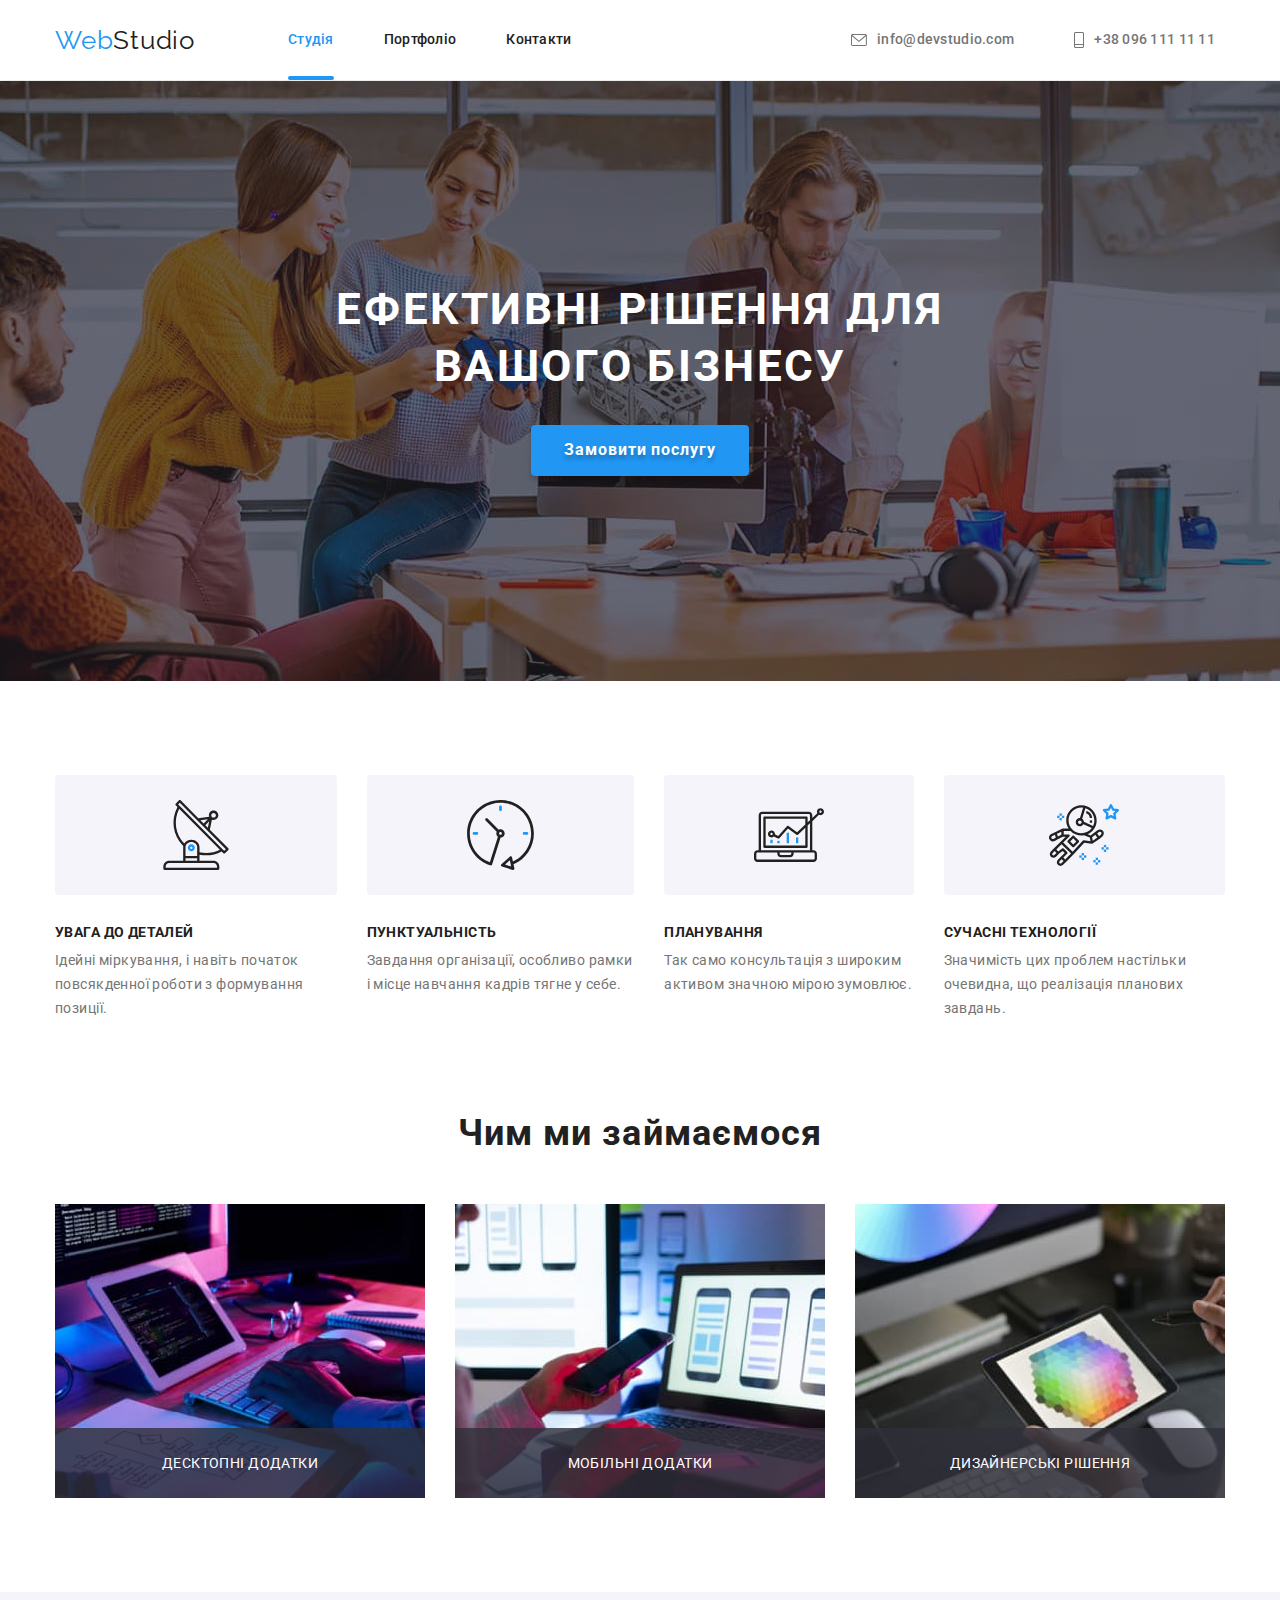
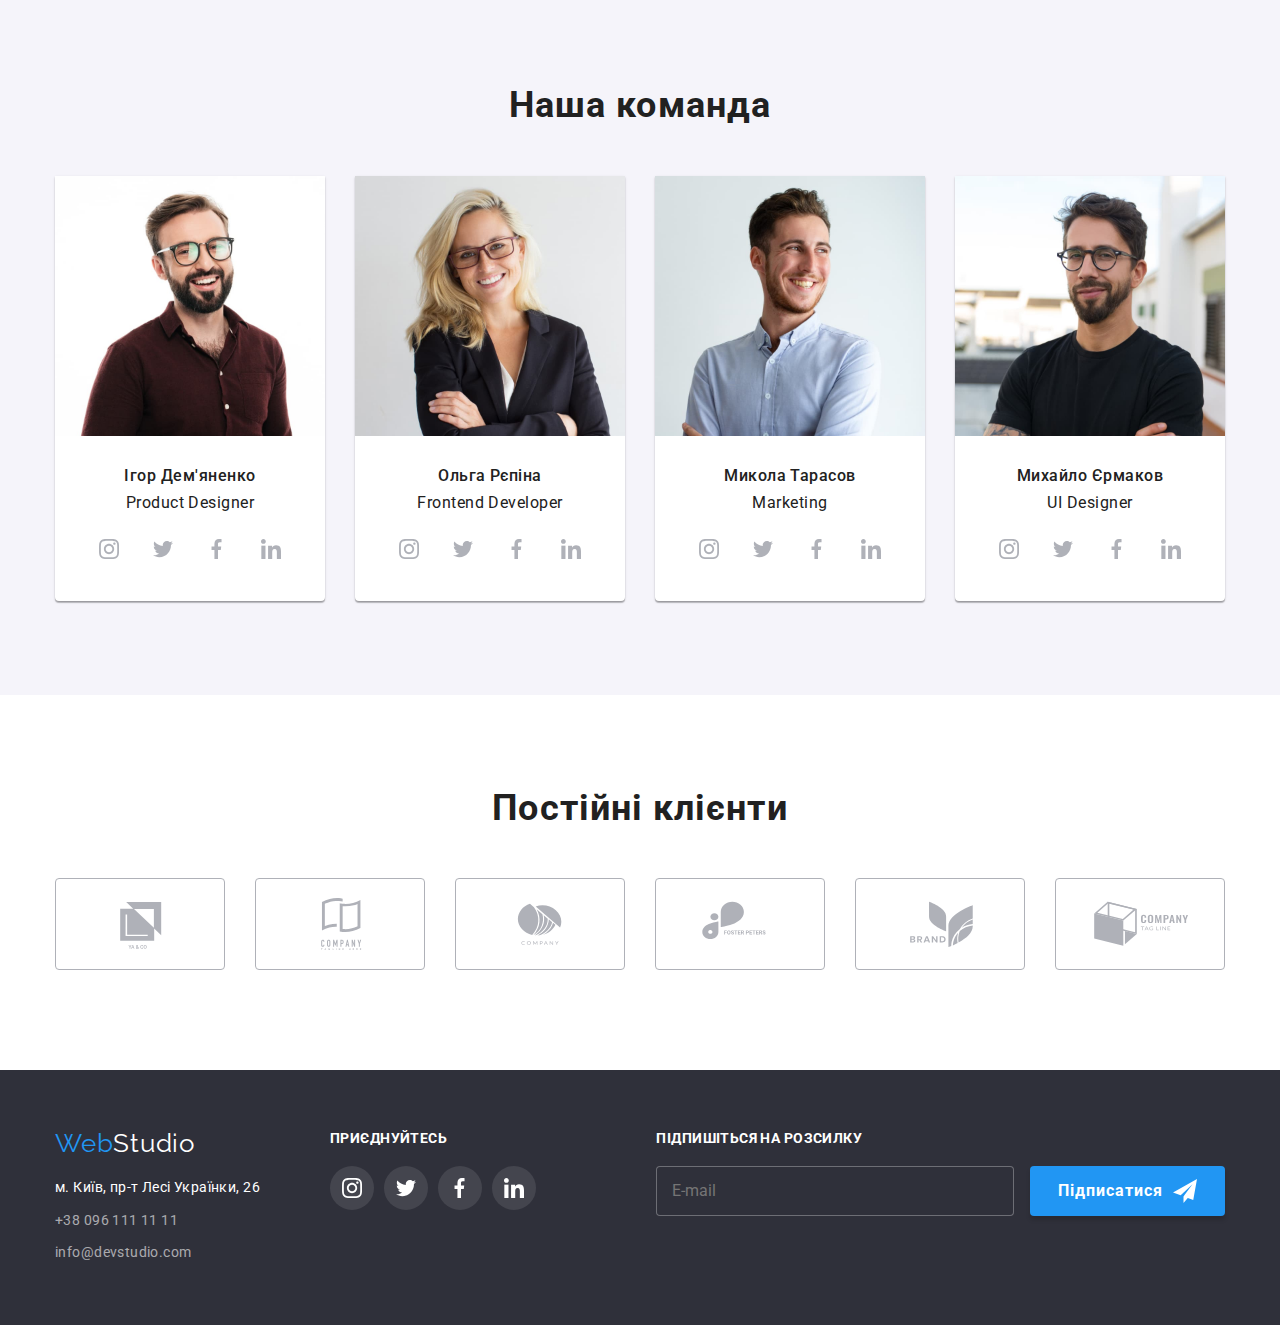
<file: index.html>
<!DOCTYPE html>
<html lang="uk">
  <head>
    <meta charset="UTF-8">
    <meta http-equiv="X-UA-Compatible" content="IE=edge">
    <meta name="viewport" content="width=device-width, initial-scale=1.0">
    <link rel="preconnect" href="https://fonts.googleapis.com">
    <link rel="preconnect" href="https://fonts.gstatic.com" crossorigin>
    <link href="https://fonts.googleapis.com/css2?family=Roboto:wght@400;500;700;900&display=swap" rel="stylesheet">
    <link rel="preconnect" href="https://fonts.googleapis.com">
    <link rel="preconnect" href="https://fonts.gstatic.com" crossorigin>
    <link href="https://fonts.googleapis.com/css2?family=Raleway:wght@700&display=swap" rel="stylesheet">
    <link rel="stylesheet" href="https://cdnjs.cloudflare.com/ajax/libs/modern-normalize/1.1.0/modern-normalize.min.css">
    <link rel="stylesheet" href="./css/styles.css">
    <title>Домашнє завдання</title>
  </head>

  <body>

<!--ШАПКА САЙТУ-->

    <header class="header">
      <div class="container header-nav">
        <a href="/" class="logo-top"><span class="logo-top-blue">Web</span>Studio</a>
        <nav>
          <ul class="header-menu">
            <li class="header-item"><a href="./index.html" class="menu-link current">Студія</a></li>
            <li class="header-item"><a href="./portfolio.html" class="menu-link">Портфоліо</a></li>
            <li class="header-item"><a href="#" class="menu-link">Контакти</a></li>
          </ul>
        </nav>
        <ul class="header-contact">
          <li class="header-item">
            <a href="mailto:info@devstudio.com" class="contact-link icon-mail">
              <svg width="16" height="12" class="icon-mail">
                <use href="./images/icons/icons.svg#mail"></use>
              </svg>info@devstudio.com</a>
          </li>
          <li class="header-item">
            <a href="tel:+380961111111" class="contact-link icon-tel">
              <svg width="10" height="16" class="icon-tel">
                <use href="./images/icons/icons.svg#tel"></use>
              </svg>+38 096 111 11 11</a>
          </li>
        </ul>
      </div>
    </header>

    <main>

<!--БЛОК ГЕРОЙ-->

      <section class="hero">
        <h1 class="hero-title">
          Ефективні рішення для <br />
          вашого бізнесу
        </h1>
        <button type="button" data-modal-open class="btn">Замовити послугу</button>
      </section>

<!--ІНФОРМАЦІЙНИЙ БЛОК-->

      <section class="info">
        <div class="container">
          <h2 class="visually-hidden">Інформація</h2>
          <ul class="info-list">
            <li class="info-item icon-antena">
              <h3 class="info-title">УВАГА ДО ДЕТАЛЕЙ</h3>
              <p>Ідейні міркування, і навіть початок повсякденної роботи з формування позиції.</p>
            </li>
            <li class="info-item icon-clock">
              <h3 class="info-title">ПУНКТУАЛЬНІСТЬ</h3>
              <p>Завдання організації, особливо рамки і місце навчання кадрів тягне у себе.</p>
            </li>
            <li class="info-item icon-diagram">
              <h3 class="info-title">ПЛАНУВАННЯ</h3>
              <p>Так само консультація з широким активом значною мірою зумовлює.</p>
            </li>
            <li class="info-item icon-astronaut">
              <h3 class="info-title">СУЧАСНІ ТЕХНОЛОГІЇ</h3>
              <p>Значимість цих проблем настільки очевидна, що реалізація планових завдань.</p>
            </li>
          </ul>
        </div>
      </section>

<!-- ЧИМ ЗАЙМАЄМОСЯ-->

      <section class="what-dowedo section">
        <div class="container">
          <h2 class="what-dowedo-title">Чим ми займаємося</h2>
          <ul class="what-dowedo-list">
            <li class="what-dowedo-item">
              <img src="./images/what_dowedo_img_1.jpg" alt="фото компютера" width="370" height="294">
              <p class="what-dowedo-descript">Десктопні додатки</p>
            </li>
            <li class="what-dowedo-item">
              <img src="./images/what_dowedo_img_2.jpg" alt="фото компютера" width="370" height="294">
              <p class="what-dowedo-descript">Мобільні додатки</p>
            </li>
            <li class="what-dowedo-item">
              <img src="./images/what_dowedo_img_3.jpg" alt="фото планшета" width="370" height="294">
              <p class="what-dowedo-descript">Дизайнерські рішення</p>
            </li>
          </ul>
        </div>
      </section>

<!-- НАША КОМАНДА-->

      <section class="team section">
        <div class="container">
          <h2 class="team-title">Наша команда</h2>
          <ul class="team-list">
            <li class="team-item">
              <img src="./images/team_img_1.jpg" alt="фото Ігора Дем'яненка" width="270" height="260" >
              <div class="team-descript">
                <h3 class="team-item-title">Ігор Дем'яненко</h3>
                <p>Product Designer</p>

                <!-- Кнопки соц.мережі -->

                <ul class="social">
                  <li class="social-item">
                    <a href="#" class="social-btn">
                      <svg width="44" height="44" class="button-icon">
                        <use href="./images/icons/icons.svg#instagram"></use>
                      </svg>
                    </a>
                  </li>
                  <li class="social-item">
                    <a href="#" class="social-btn">
                      <svg width="44" height="44" class="button-icon">
                        <use href="./images/icons/icons.svg#twitter"></use>
                      </svg>
                    </a>
                  </li>
                  <li class="social-item">
                    <a href="#" class="social-btn">
                      <svg width="44" height="44" class="button-icon">
                        <use href="./images/icons/icons.svg#facebook"></use>
                      </svg>
                    </a>
                  </li>
                  <li class="social-item">
                    <a href="#" class="social-btn">
                      <svg width="44" height="44" class="button-icon">
                        <use href="./images/icons/icons.svg#linkedin"></use>
                      </svg>
                    </a>
                  </li>
                </ul>
              </div>
            </li>
            <li class="team-item">
              <img src="./images/team_img_2.jpg" alt="фото Ольги Рєпіної" width="270" height="260">
              <div class="team-descript">
                <h3 class="team-item-title">Ольга Рєпіна</h3>
                <p>Frontend Developer</p>

                <!-- Кнопки соц.мережі -->

                <ul class="social">
                  <li class="social-item">
                    <a href="#" class="social-btn">
                      <svg width="44" height="44" class="button-icon">
                        <use href="./images/icons/icons.svg#instagram"></use>
                      </svg>
                    </a>
                  </li>
                  <li class="social-item">
                    <a href="#" class="social-btn">
                      <svg width="44" height="44" class="button-icon">
                        <use href="./images/icons/icons.svg#twitter"></use>
                      </svg>
                    </a>
                  </li>
                  <li class="social-item">
                    <a href="#" class="social-btn">
                      <svg width="44" height="44" class="button-icon">
                        <use href="./images/icons/icons.svg#facebook"></use>
                      </svg>
                    </a>
                  </li>
                  <li class="social-item">
                    <a href="#" class="social-btn">
                      <svg width="44" height="44" class="button-icon">
                        <use href="./images/icons/icons.svg#linkedin"></use>
                      </svg>
                    </a>
                  </li>
                </ul>
              </div>
            </li>
            <li class="team-item">
              <img src="./images/team_img_3.jpg" alt="фото Миколи Тарасова" width="270" height="260">
              <div class="team-descript">
                <h3 class="team-item-title">Микола Тарасов</h3>
                <p>Marketing</p>

                <!-- Кнопки соц.мережі -->

                <ul class="social">
                  <li class="social-item">
                    <a href="#" class="social-btn">
                      <svg width="44" height="44" class="button-icon">
                        <use href="./images/icons/icons.svg#instagram"></use>
                      </svg>
                    </a>
                  </li>
                  <li class="social-item">
                    <a href="#" class="social-btn">
                      <svg width="44" height="44" class="button-icon">
                        <use href="./images/icons/icons.svg#twitter"></use>
                      </svg>
                    </a>
                  </li>
                  <li class="social-item">
                    <a href="#" class="social-btn">
                      <svg width="44" height="44" class="button-icon">
                        <use href="./images/icons/icons.svg#facebook"></use>
                      </svg>
                    </a>
                  </li>
                  <li class="social-item">
                    <a href="#" class="social-btn">
                      <svg width="44" height="44" class="button-icon">
                        <use href="./images/icons/icons.svg#linkedin"></use>
                      </svg>
                    </a>
                  </li>
                </ul>
              </div>
            </li>
            <li class="team-item">
              <img src="./images/team_img_4.jpg" alt="фото Михайла Єрмакова" width="270" height="260">
              <div class="team-descript">
                <h3 class="team-item-title">Михайло Єрмаков</h3>
                <p>UI Designer</p>

                <!-- Кнопки соц.мережі -->

                <ul class="social">
                  <li class="social-item">
                    <a href="#" class="social-btn">
                      <svg width="44" height="44" class="button-icon">
                        <use href="./images/icons/icons.svg#instagram"></use>
                      </svg>
                    </a>
                  </li>
                  <li class="social-item">
                    <a href="#" class="social-btn">
                      <svg width="44" height="44" class="button-icon">
                        <use href="./images/icons/icons.svg#twitter"></use>
                      </svg>
                    </a>
                  </li>
                  <li class="social-item">
                    <a href="#" class="social-btn">
                      <svg class="button-icon">
                        <use href="./images/icons/icons.svg#facebook"></use>
                      </svg>
                    </a>
                  </li>
                  <li class="social-item">
                    <a href="#" class="social-btn">
                      <svg width="44" height="44" class="button-icon">
                        <use href="./images/icons/icons.svg#linkedin"></use>
                      </svg>
                    </a>
                  </li>
                </ul>
              </div>
            </li>
          </ul>
        </div>
      </section>

      <!-- ПОСТІЙНІ КЛІЄНТИ-->

      <section class="clients section">
        <div class="container">
          <h2 class="clients-title">Постійні клієнти</h2>
          <ul class="clients-list">
            <li class="clients-item">
              <a class="clients-btn">
                <svg width="170" height="92" class="clients-icon">
                  <use href="./images/icons/icons.svg#Client-1"></use>
                </svg>
              </a>
            </li>
            <li class="clients-item">
              <a class="clients-btn">
                <svg width="170" height="92" class="clients-icon">
                  <use href="./images/icons/icons.svg#Client-2"></use>
                </svg>
              </a>
            </li>
            <li class="clients-item">
              <a class="clients-btn">
                <svg width="170" height="92" class="clients-icon">
                  <use href="./images/icons/icons.svg#Client-3"></use>
                </svg>
              </a>
            </li>
            <li class="clients-item">
              <a class="clients-btn">
                <svg width="170" height="92" class="clients-icon">
                  <use href="./images/icons/icons.svg#Client-4"></use>
                </svg>
              </a>
            </li>
            <li class="clients-item">
              <a class="clients-btn">
                <svg width="170" height="92" class="clients-icon">
                  <use href="./images/icons/icons.svg#Client-5"></use>
                </svg>
              </a>
            </li>
            <li class="clients-item">
              <a class="clients-btn">
                <svg width="170" height="92" class="clients-icon">
                  <use href="./images/icons/icons.svg#Client-6"></use>
                </svg>
              </a>
            </li>
          </ul>
        </div>
      </section>
    </main>

    <!--ПІДВАЛ-->

    <footer class="footer">
      <div class="container footer-nav">
        <div class="footer-adres">
          <a href="/" class="logo-footer"><span class="logo-footer-blue">Web</span>Studio</a>
          <address>
            <ul class="footer-contacts">
              <li class="footer-item">
                <a
                  href="https://goo.gl/maps/62NH4mXpDvtfNdRu7"
                  target="_blank"
                  rel="noreferrer noopener nofollow"
                  >м. Київ, пр-т Лесі Українки, 26</a
                >
              </li>
              <li class="footer-item">
                <a class="footer-link" href="tel:+380961111111">+38 096 111 11 11</a>
              </li>
              <li class="footer-item">
                <a class="footer-link" href="mailto:info@devstudio.com">info@devstudio.com</a>
              </li>
            </ul>
          </address>
        </div>

        <!-- Кнопки соц.мережі футера -->

        <div class="footer-social">
          <h2 class="footer-social-title">приєднуйтесь</h2>
          <ul class="footer-social-list">
            <li class="footer-social-item">
              <a href="#" class="footer-social-link">
                <svg width="44" height="44" class="footer-icon">
                  <use href="./images/icons/icons.svg#instagram"></use>
                </svg>
              </a>
            </li>
            <li class="footer-social-item">
              <a href="#" class="footer-social-link">
                <svg width="44" height="44" class="footer-icon">
                  <use href="./images/icons/icons.svg#twitter"></use>
                </svg>
              </a>
            </li>
            <li class="footer-social-item">
              <a href="#" class="footer-social-link">
                <svg width="44" height="44" class="footer-icon">
                  <use href="./images/icons/icons.svg#facebook"></use>
                </svg>
              </a>
            </li>
            <li class="footer-social-item">
              <a href="#" class="footer-social-link">
                <svg width="44" height="44" class="footer-icon">
                  <use href="./images/icons/icons.svg#linkedin"></use>
                </svg>
              </a>
            </li>
          </ul>
        </div>

        <!-- Підписка на розсилку -->

        <div class="subscript">
          <h3 class="subscript-title">Підпишіться на розсилку</h3>
          <input
            type="email"
            class="subscript-form"
            name="mail"
            class="mail"
            placeholder="E-mail"
          />
          <button type="submit" class="subscript-btn">Підписатися
             <svg width="24" height="24" class="subscript-icon">
                  <use href="./images/icons/icons.svg#icon-send"></use>
                </svg>
          </button>
        </div>
      </div>
    </footer>

    <!-- модальне вікно -->

    <div class="backdrop is-hidden" data-modal>
      <div class="modal">
        <button class="modal-close" data-modal-close>
          <svg width="13" height="13" class="close-icon">
            <use href="./images/icons/icons.svg#close"></use>
          </svg>
        </button>
        <form class="form" autocomplete="off">
          <p class="modal-title">Залиште свої дані, ми вам передзвонимо</p>      
            <div class="form-callback">
              <input type="text" class="form-input" name="user-name" id="name" />
              <label for="name" class="form-label">Ім'я</label>
              <svg width="18" height="18" class="form-icon">
                <use href="./images/icons/icons.svg#person"></use>
              </svg>
            </div>           
            <div class="form-callback">
              <input type="tel" class="form-input" name="user-tel" id="tel" />
              <label for="tel" class="form-label">Телефон</label>
              <svg width="18" height="18" class="form-icon">
                <use href="./images/icons/icons.svg#phone"></use>
              </svg>
            </div>
            <div class="form-callback">
              <input type="email" class="form-input" name="user-mail" id="mail"/>
              <label for="mail" class="form-label">Пошта</label>
              <svg width="18" height="18" class="form-icon">
                <use href="./images/icons/icons.svg#email"></use>
              </svg>
            </div>           
            <div class="form-callback">
              <textarea name="user-comments" class="form-input" id="comments" cols="6" rows="5" placeholder="Введіть текст"></textarea>
              <label for="comments" class="form-label">Коментар</label>
            </div>           
            <div class="form-callback">              
              <label class="police-text">
              <input type="checkbox" class="police-input" name="user-police" />      
              <svg width="16" height="15" class="police-icon">
                <use href="./images/icons/icons.svg#icon-check"></use>
              </svg>
                <p>Погоджуюся з розсилкою та приймаю <a class="police-link" href="#">Умови договору</a></p>
              </label>              
            </div>
          
          <button type="submit" class="modal-btn">Відправити</button>
        </form>
      </div>
    </div>

    <!-- Scripts для сайта -->

    <script src="./js/modal.js"></script>
  </body>
</html>
</file>
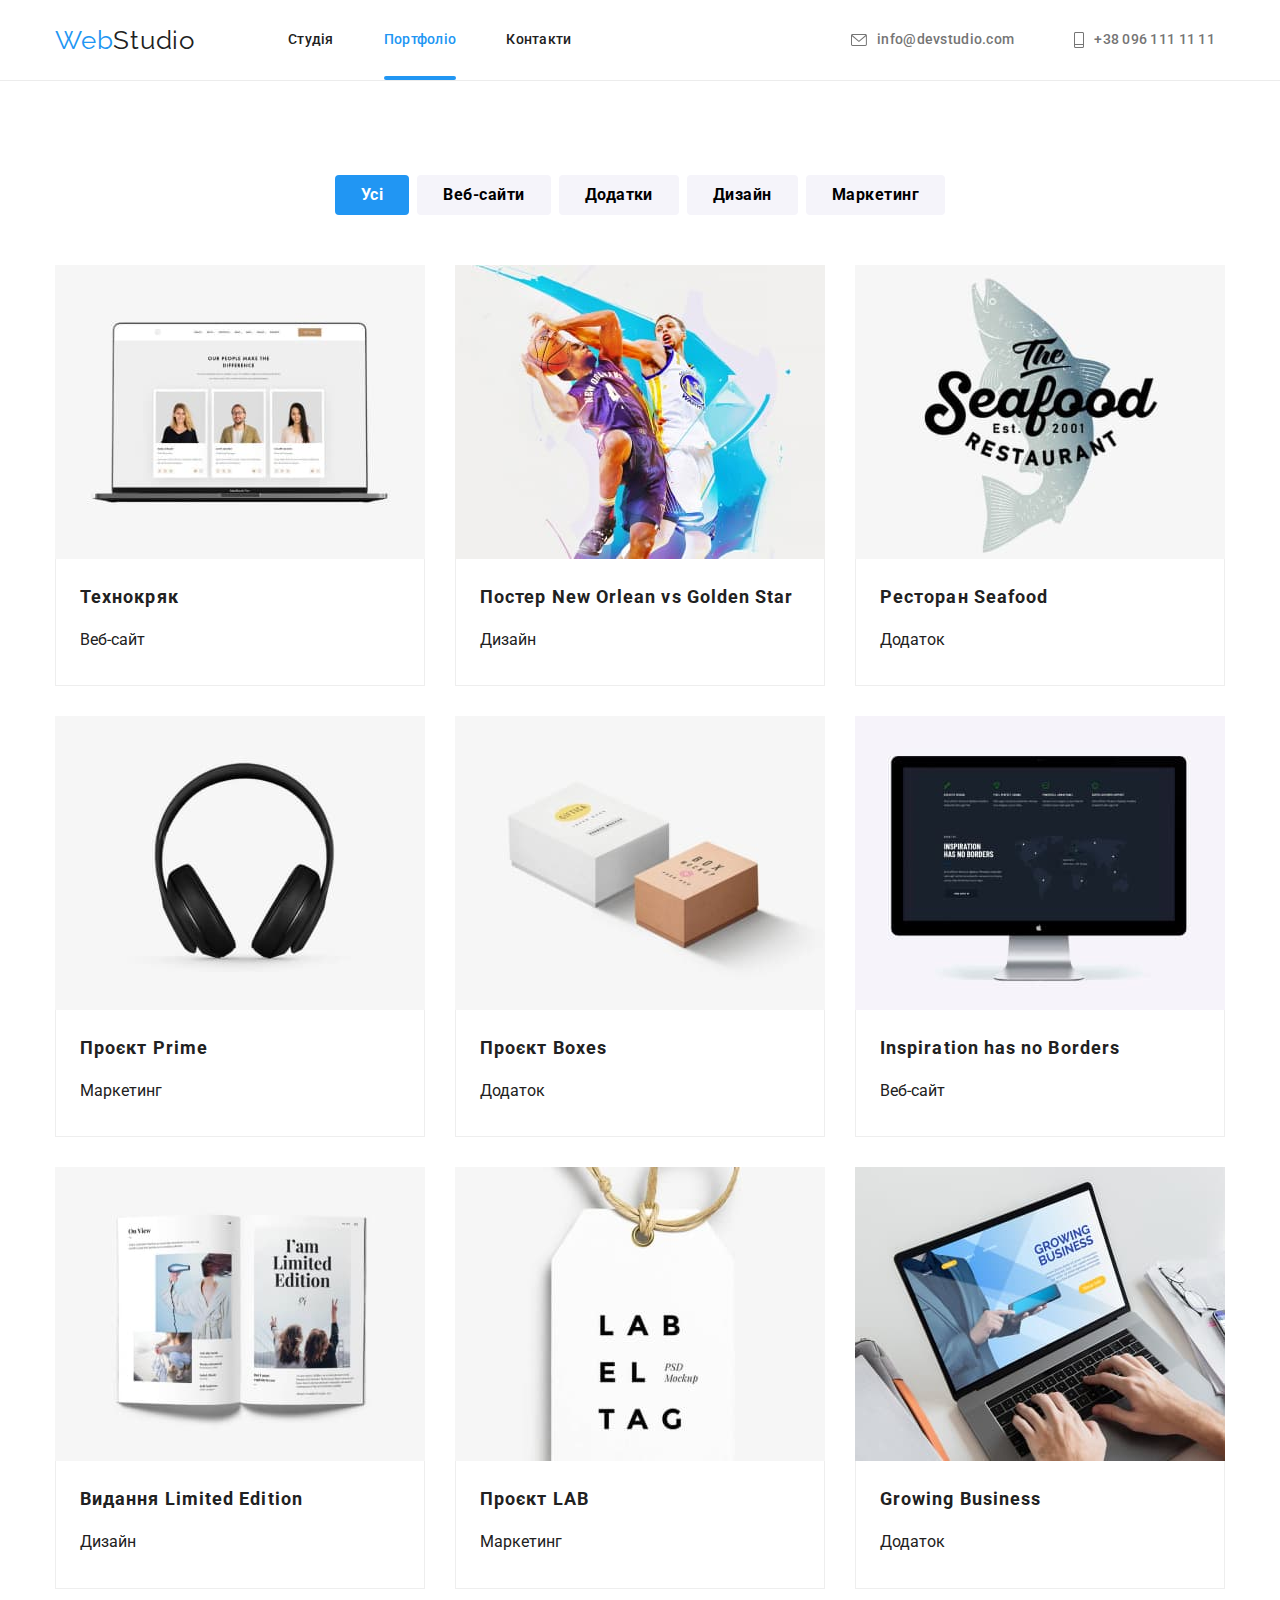
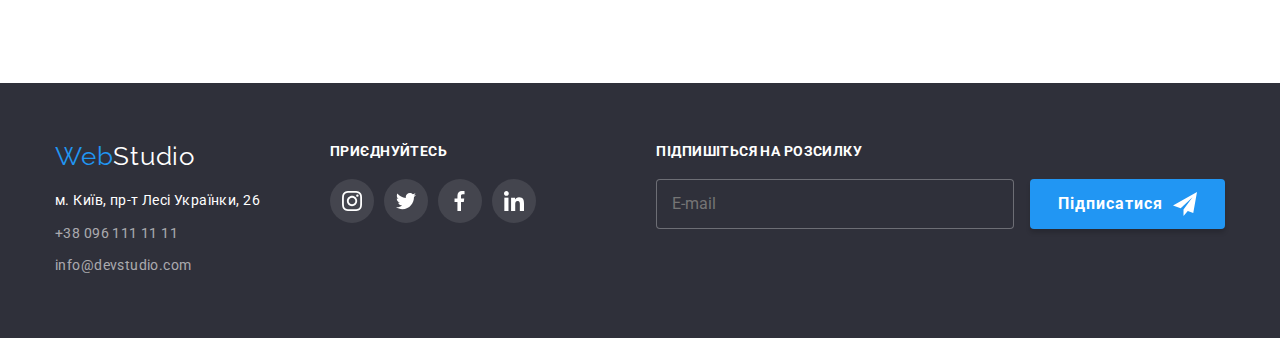
<file: portfolio.html>
<!DOCTYPE html>
<html lang="uk">
  <head>
    <meta charset="UTF-8">
    <meta http-equiv="X-UA-Compatible" content="IE=edge">
    <meta name="viewport" content="width=device-width, initial-scale=1.0">
    <link rel="preconnect" href="https://fonts.googleapis.com">
    <link rel="preconnect" href="https://fonts.gstatic.com" crossorigin>
    <link href="https://fonts.googleapis.com/css2?family=Roboto:wght@400;500;700;900&display=swap" rel="stylesheet">
    <link rel="preconnect" href="https://fonts.googleapis.com">
    <link rel="preconnect" href="https://fonts.gstatic.com" crossorigin>
    <link href="https://fonts.googleapis.com/css2?family=Raleway:wght@700&display=swap" rel="stylesheet">
    <link rel="stylesheet" href="https://cdnjs.cloudflare.com/ajax/libs/modern-normalize/1.0.0/modern-normalize.min.css">
    <link rel="stylesheet" href="./css/styles.css">
    <title>Домашнє завдання</title>
  </head>
  <body>

<!--ШАПКА САЙТУ-->

      <header class="header"> 
      <div class="container header-nav">   
        <a href="/" class="logo-top"><span class="logo-top-blue">Web</span>Studio</a>
      <nav>
        <ul class="header-menu">
          <li class="header-item"><a href="./index.html" class="menu-link">Студія</a></li>
          <li class="header-item"><a href="./portfolio.html" class="menu-link current">Портфоліо</a></li>
          <li class="header-item"><a href="#" class="menu-link">Контакти</a></li>
        </ul>
      </nav>
      <ul class="header-contact">       
        <li class="header-item"><a href="mailto:info@devstudio.com" class="contact-link icon-mail">
          <svg width="16" height="12" class="icon-mail">
            <use href="./images/icons/icons.svg#mail"></use>
          </svg>
          info@devstudio.com</a></li>
        <li class="header-item"><a href="tel:+380961111111" class="contact-link icon-tel">
         <svg width="10" height="16" class="icon-tel">
            <use href="./images/icons/icons.svg#tel"></use>
          </svg> 
          +38 096 111 11 11</a></li>
      </ul>
      </div>
    </header>

    <main>
     
<!-- ПОРТФОЛІО -->

      <section class="portfolio section">
        <div class="container">
         
          <!-- МЕНЮ ПОРТФОЛІО -->

          <h1 class="visually-hidden">Меню портфоліо</h1>
          <ul class="portfolio-list">
            <li class="portfolio-item">
              <button autofocus type="button" class="portfolio-btn">Усі</button>
            </li>
            <li class="portfolio-item">
              <button type="button" class="portfolio-btn">Веб-сайти</button>
            </li>
            <li class="portfolio-item">
              <button type="button" class="portfolio-btn">Додатки</button>
            </li>
            <li class="portfolio-item">
              <button type="button" class="portfolio-btn">Дизайн</button>
            </li>
            <li class="portfolio-item">
              <button type="button" class="portfolio-btn">Маркетинг</button>
            </li>
          </ul>

<!-- НАШІ РОБОТИ -->

          <ul class="portfolio-work-list">
                        
            <li class="portfolio-work-item">
              <a href="#">
                <div class="work-item-img">
                  <img src="./images/portfolio_img_1.jpg" alt="фото компютера" width="370" height="294">
                 <div class="item-img-overlay">
                  <div class="work-item-text">
                    <p>
                      Ресурс пропонує комплексні пропозиції з різним рівнем функціоналу та сервісів.
                      Все це дозволить відвідувачу отримати вичерпні відомості про компанію чи
                      приватну особу.
                    </p>
                  </div>
                </div>
                 </div>
                <div class="portfolio-descript">
                  <h3 class="portfolio-item-title">Технокряк</h3>
                  <p>Веб-сайт</p>
                </div>
              </a>
            </li>

              <li class="portfolio-work-item">
              <a href="#">
                <div class="work-item-img">
                  <img src="./images/portfolio_img_2.jpg" alt="фото баскетболістів" width="370" height="294">
                <div class="item-img-overlay">
                  <div class="work-item-text">
                    <p>
                      Ресурс пропонує комплексні пропозиції з різним рівнем функціоналу та сервісів.
                      Все це дозволить відвідувачу отримати вичерпні відомості про компанію чи
                      приватну особу.
                    </p>
                  </div>
                </div>
                 </div>
                <div class="portfolio-descript">
                  <h3 class="portfolio-item-title">Постер New Orlean vs Golden Star</h3>
                  <p>Дизайн</p>
                </div>
              </a>
            </li>

             <li class="portfolio-work-item">
              <a href="#">
                <div class="work-item-img">
                <img src="./images/portfolio_img_3.jpg" alt="логотип ресторану" width="370" height="294">
                <div class="item-img-overlay">
                  <div class="work-item-text">
                    <p>
                      Ресурс пропонує комплексні пропозиції з різним рівнем функціоналу та сервісів.
                      Все це дозволить відвідувачу отримати вичерпні відомості про компанію чи
                      приватну особу.
                    </p>
                  </div>
                </div>
                 </div>
                <div class="portfolio-descript">
                  <h3 class="portfolio-item-title">Ресторан Seafood</h3>
                  <p>Додаток</p>
                </div>
              </a>
            </li>

            <li class="portfolio-work-item">
              <a href="#">
                <div class="work-item-img">
                <img src="./images/portfolio_img_4.jpg" alt="навушникі" width="370" height="294">
                <div class="item-img-overlay">
                  <div class="work-item-text">
                    <p>
                      Ресурс пропонує комплексні пропозиції з різним рівнем функціоналу та сервісів.
                      Все це дозволить відвідувачу отримати вичерпні відомості про компанію чи
                      приватну особу.
                    </p>
                  </div>
                </div>
                 </div>
                <div class="portfolio-descript">
                  <h3 class="portfolio-item-title">Проєкт Prime</h3>
                  <p>Маркетинг</p>
                </div>
              </a>
            </li>

             <li class="portfolio-work-item">
              <a href="#">
                <div class="work-item-img">
                <img src="./images/portfolio_img_5.jpg" alt="фото коробок" width="370" height="294">
                <div class="item-img-overlay">
                  <div class="work-item-text">
                    <p>
                      Ресурс пропонує комплексні пропозиції з різним рівнем функціоналу та сервісів.
                      Все це дозволить відвідувачу отримати вичерпні відомості про компанію чи
                      приватну особу.
                    </p>
                  </div>
                </div>
                 </div>
                <div class="portfolio-descript">
                  <h3 class="portfolio-item-title">Проєкт Boxes</h3>
                  <p>Додаток</p>
                </div>
              </a>
            </li>

             <li class="portfolio-work-item">
              <a href="#">
                <div class="work-item-img">
                <img src="./images/portfolio_img_6.jpg" alt="монітор" width="370" height="294">
                <div class="item-img-overlay">
                  <div class="work-item-text">
                    <p>
                      Ресурс пропонує комплексні пропозиції з різним рівнем функціоналу та сервісів.
                      Все це дозволить відвідувачу отримати вичерпні відомості про компанію чи
                      приватну особу.
                    </p>
                  </div>
                </div>
                 </div>
                <div class="portfolio-descript">
                  <h3 class="portfolio-item-title">Inspiration has no Borders</h3>
                  <p>Веб-сайт</p>
                </div>
              </a>
            </li>

             <li class="portfolio-work-item">
              <a href="#">
                <div class="work-item-img">
                <img src="./images/portfolio_img_7.jpg" alt="фото книгі" width="370" height="294">
                <div class="item-img-overlay">
                  <div class="work-item-text">
                    <p>
                      Ресурс пропонує комплексні пропозиції з різним рівнем функціоналу та сервісів.
                      Все це дозволить відвідувачу отримати вичерпні відомості про компанію чи
                      приватну особу.
                    </p>
                  </div>
                </div>
                 </div>
                <div class="portfolio-descript">
                  <h3 class="portfolio-item-title">Видання Limited Edition</h3>
                  <p>Дизайн</p>
                </div>
              </a>
            </li>

            <li class="portfolio-work-item">
              <a href="#">
                <div class="work-item-img">
                <img src="./images/portfolio_img_8.jpg" alt="фото цінника" width="370" height="294">
                <div class="item-img-overlay">
                  <div class="work-item-text">
                    <p>
                      Ресурс пропонує комплексні пропозиції з різним рівнем функціоналу та сервісів.
                      Все це дозволить відвідувачу отримати вичерпні відомості про компанію чи
                      приватну особу.
                    </p>
                  </div>
                </div>
                 </div>
                <div class="portfolio-descript">
                  <h3 class="portfolio-item-title">Проєкт LAB</h3>
                  <p>Маркетинг</p>
                </div>
              </a>
            </li>

            <li class="portfolio-work-item">
              <a href="#">
                <div class="work-item-img">
                <img src="./images/portfolio_img_9.jpg" alt="фото ноутбука" width="370" height="294">
                <div class="item-img-overlay">
                  <div class="work-item-text">
                    <p>
                      Ресурс пропонує комплексні пропозиції з різним рівнем функціоналу та сервісів.
                      Все це дозволить відвідувачу отримати вичерпні відомості про компанію чи
                      приватну особу.
                    </p>
                  </div>
                </div>
                 </div>
                <div class="portfolio-descript">
                  <h3 class="portfolio-item-title">Growing Business</h3>
                  <p>Додаток</p>
                </div>
              </a>
            </li>

          </ul>
        </div>
      </section>
    </main>

<!--ПІДВАЛ-->

    <footer class="footer">
      <div class="container footer-nav">
        <div class="footer-adres">
        <a href="/" class="logo-footer"><span class="logo-footer-blue">Web</span>Studio</a>
        <address>
        <ul class="footer-contacts">
          <li class="footer-item"><a href="https://goo.gl/maps/62NH4mXpDvtfNdRu7" target="_blank" rel="noreferrer noopener nofollow" >м. Київ, пр-т Лесі Українки, 26</a></li>
          <li class="footer-item"><a class="footer-link" href="tel:+380961111111">+38 096 111 11 11</a></li>
          <li class="footer-item"><a class="footer-link" href="mailto:info@devstudio.com">info@devstudio.com</a></li>
        </ul>    
      </address>  
      </div>     
      <div class="footer-social">
      <h2 class="footer-social-title">приєднуйтесь</h2>
      
      <!-- Кнопки соц.мережі футера --> 

      <ul class="footer-social-list">        
      <li class="footer-social-item">
        <a href="#" class="footer-social-link">
          <svg width="44" height="44" class="footer-icon">
            <use href="./images/icons/icons.svg#instagram"></use>
          </svg>
        </a>
      </li>
      <li class="footer-social-item">
        <a href="#" class="footer-social-link">
          <svg width="44" height="44" class="footer-icon">
             <use href="./images/icons/icons.svg#twitter"></use>
          </svg>
        </a>
      </li>
      <li class="footer-social-item">                   
        <a href="#" class="footer-social-link">
          <svg width="44" height="44" class="footer-icon">
            <use href="./images/icons/icons.svg#facebook"></use>
          </svg>
        </a>
      </li>
      <li class="footer-social-item">
        <a href="#" class="footer-social-link">
          <svg width="44" height="44" class="footer-icon">
            <use href="./images/icons/icons.svg#linkedin"></use>
          </svg>
        </a>
      </li>                                 
      </ul>
      </div>
       <!-- Підписка на розсилку -->
        <div class="subscript">
          <h3 class="subscript-title">Підпишіться на розсилку</h3>
          <input type="email" class="subscript-form" name="mail" class="mail" placeholder="E-mail">
          <button type="submit" class="subscript-btn">Підписатися
             <svg width="24" height="24" class="subscript-icon">
                  <use href="./images/icons/icons.svg#icon-send"></use>
                </svg>
          </button>
        </div> 
      </div>
    </footer>
    
  </body>
</html>
</file>
<file: css/styles.css>
:root {
  --primary-color-text: #212121;
  --blue-primary: #2196f3;
  --white-color-text: #ffffff;
  --dark-background-color: #2f303a;
  --default-color-icon: #afb1b8;
  --secondory-color-text: #757575;
  --timing-function: cubic-bezier(0.4, 0, 0.2, 1);
  --duration-function: 250ms;
}

/* Reset styles */

a {
  color: inherit;
  text-decoration: none;
  margin: 0;
}

img {
  display: block;
  width: 100%;
}

h1,
h2,
h3,
h4,
h5,
h6 {
  margin-top: 0;
  margin-bottom: 0;
}

ul,
li {
  list-style: none;
  padding: 0;
  margin: 0;
}

:focus,
:active {
  outline: none;
}

/* ОСНОВНІ СТИЛІ */

body {
  font-family: 'Roboto', sans-serif;
  font-style: normal;
  font-weight: 400;
  color: var(--primary-color-text);
  margin: 0;
}

.visually-hidden {
  position: absolute;
  white-space: nowrap;
  width: 1px;
  height: 1px;
  overflow: hidden;
  border: 0;
  padding: 0;
  clip: rect(0 0 0 0);
  clip-path: inset(50%);
  margin: -1px;
}

.current {
  color: var(--blue-primary);
}

.current::after {
  position: absolute;
  content: '';
  bottom: 0;
  left: 0;

  background-color: var(--blue-primary);
  width: 100%;
  height: 4px;
  border-radius: 4px;
}

/* СТИЛІ КОНТЕЙНЕРА */

.container {
  width: 1200px;
  padding-left: 15px;
  padding-right: 15px;
  margin: 0 auto;
}

/* СТИЛІ ШАПКИ САЙТУ */

.header {
  border-bottom: 1px solid #ececec;
}

.header-nav {
  display: flex;
  align-items: center;
}

.logo-top {
  font-family: 'Raleway';
  font-size: 26px;
  line-height: 1.1;
  letter-spacing: 0.03em;
}

.logo-top-blue {
  color: var(--blue-primary);
}

.header-menu {
  display: flex;
  margin-left: 93px;
}

.header-contact {
  display: flex;
  margin-left: auto;
  color: var(--secondory-color-text);
}

.header-item {
  position: relative;
}

.header-menu .header-item:not(:last-child),
.header-contact .header-item:not(:last-child) {
  margin-right: 50px;
}

.menu-link,
.contact-link {
  display: inline-flex;
  padding-top: 32px;
  padding-bottom: 32px;

  font-weight: 500;
  font-size: 14px;
  line-height: 1.1;
  letter-spacing: 0.02em;
  transition: color var(--duration-function) var(--timing-function);
}

.menu-link:hover,
.menu-link:focus,
.contact-link:hover,
.contact-link:focus {
  color: var(--blue-primary);
}

.icon-mail,
.icon-tel {
  display: flex;
  align-items: center;
  margin-right: 10px;
  fill: currentColor;
}

.icon-mail:hover,
.icon-tel:hover {
  fill: var(--blue-primary);
}

/* СТИЛІ ГОЛОВНОГО БЛОКА */

.hero {
  height: 600px;
  max-width: 1600px;
  background-image: linear-gradient(to right, rgba(47, 48, 58, 0.4), rgba(47, 48, 58, 0.4)),
    url('../images/hero_img.jpg');
  margin: 0 auto;
  padding-top: 200px;
  padding-bottom: 200px;
  text-align: center;
  background-color: var(--dark-background-color);

  background-repeat: no-repeat;
  background-position: center;
}

.hero-title {
  margin-bottom: 30px;
  color: var(--white-color-text);
  font-size: 44px;
  line-height: 1.3;
  letter-spacing: 0.06em;
  text-transform: uppercase;
}

.btn {
  display: inline-block;
  padding: 10px 32px;
  background-color: var(--blue-primary);
  box-shadow: 0px 4px 4px rgba(0, 0, 0, 0.15);
  border-radius: 4px;
  cursor: pointer;
  font-weight: 700;
  font-size: 16px;
  line-height: 1.8;
  letter-spacing: 0.06em;
  color: var(--white-color-text);
  text-shadow: 0px 4px 4px rgba(0, 0, 0, 0.25);
  border: 1px solid transparent;
}

.section {
  padding-top: 94px;
  padding-bottom: 94px;
}

/* СТИЛІ ІНФОРМАЦІЙНОГО БЛОКА */

.info-list {
  display: flex;
  align-items: stretch;
  justify-content: space-around;
  padding-top: 94px;
}

.info-list .info-item:not(:last-child) {
  margin-right: 30px;
}

.info-item::before {
  display: block;
  content: '';
  margin-bottom: 30px;
  padding-top: 25px;
  padding-bottom: 25px;
  height: 120px;
  background-repeat: no-repeat;
  background-position: center;
  background-color: #f5f4fa;
  border-radius: 4px;
}

.icon-antena::before {
  background-image: url(../images/icons/antena.svg);
}

.icon-clock::before {
  background-image: url(../images/icons/clock.svg);
}

.icon-diagram::before {
  background-image: url(../images/icons/diagram.svg);
}

.icon-astronaut::before {
  background-image: url(../images/icons/astronaut.svg);
}

.info-title {
  margin-bottom: 10px;
  font-size: 14px;
  line-height: 1;
  letter-spacing: 0.03em;
  text-transform: uppercase;
}

.info-list p {
  margin-top: 0;
  margin-bottom: 0;
  color: var(--secondory-color-text);
  font-size: 14px;
  line-height: 1.7;
  letter-spacing: 0.03em;
}

/* СТИЛІ ЧИМ ЗАЙМАЄМОСЯ */

.what-dowedo-list {
  display: flex;
  justify-content: space-between;
}

.what-dowedo-title {
  margin-bottom: 50px;
  font-size: 36px;
  line-height: 1.1;
  letter-spacing: 0.03em;
  text-align: center;
}

.what-dowedo-item {
  position: relative;
}

.what-dowedo-descript {
  position: absolute;
  bottom: 0;
  left: 0;
  height: 70px;
  width: 100%;
  background: rgba(47, 48, 58, 0.8);
  padding-top: 27px;
  padding-bottom: 27px;
  margin: 0;

  font-size: 14px;
  line-height: 16px;
  text-align: center;
  letter-spacing: 0.03em;
  text-transform: uppercase;
  color: var(--white-color-text);
}

/* СТИЛІ НАША КОМАНДА */

.team {
  background-color: #f5f4fa;
}

.team-title {
  margin-bottom: 50px;
  font-size: 36px;
  line-height: 1.1;
  letter-spacing: 0.03em;
  text-align: center;
}

.team-list {
  display: flex;
  flex-wrap: wrap;
  text-align: center;
}

.team-item {
  width: calc((100% - 90px) / 4);
  margin-right: 30px;
  margin-bottom: 30px;
  background-color: var(--white-color-text);
  box-shadow: 0px 1px 3px rgba(0, 0, 0, 0.12), 0px 1px 1px rgba(0, 0, 0, 0.14),
    0px 2px 1px rgba(0, 0, 0, 0.2);
  border-radius: 0px 0px 4px 4px;
}

.team-item:nth-child(4n) {
  margin-right: 0;
}

.team-item:nth-last-child(-n + 4) {
  margin-bottom: 0;
}

.team-descript {
  padding-top: 30px;
  padding-bottom: 30px;
}

.team-item-title {
  margin-bottom: 10px;
  font-weight: 500;
  font-size: 16px;
  line-height: 1.2;
  letter-spacing: 0.03em;
}

.team-list p {
  margin-top: 0;
  margin-bottom: 16px;
  font-size: 16px;
  line-height: 1;
  letter-spacing: 0.03em;
}

.social {
  display: flex;
  padding-left: 32px;
  padding-right: 32px;
}

.social-item:not(:last-child) {
  margin-right: 10px;
}

.social-btn {
  display: flex;
  color: var(--default-color-icon);
  background-color: var(--white-color-text);
  height: 44px;
  cursor: pointer;
  border-radius: 50%;
  transition: background-color var(--duration-function) var(--timing-function);
}

.social-btn:hover {
  background-color: var(--blue-primary);
  fill: var(--white-color-text);
}

.button-icon {
  width: 44px;
  padding: 12px;
  fill: currentColor;
  transition: fill var(--duration-function) var(--timing-function);
}

.button-icon:hover {
  fill: var(--white-color-text);
}

/* СТИЛІ ПОСТІЙНІ КЛІЄНТИ */

.clients-title {
  margin-bottom: 50px;
  font-size: 36px;
  line-height: 1.1;
  letter-spacing: 0.03em;
  text-align: center;
}

.clients-list {
  display: inline-flex;
}

.clients-item:not(:last-child) {
  margin-right: 30px;
}

.clients-btn {
  display: block;
  padding: 0;
  color: var(--default-color-icon);
  background-color: var(--white-color-text);
  width: 170px;
  height: 92px;
  cursor: pointer;
  border: 1px solid var(--default-color-icon);
  border-radius: 4px;
  transition: border var(--duration-function) var(--timing-function);
}
.clients-icon {
  height: 92px;
  width: 170px;
  fill: currentColor;
  transition: fill var(--duration-function) var(--timing-function);
}

.clients-icon:hover {
  fill: var(--blue-primary);
}

.clients-btn:hover {
  border: 1px solid var(--blue-primary);
}

/* СТИЛІ ПІДВАЛ */

.footer {
  padding-top: 60px;
  padding-bottom: 60px;
  background-color: var(--dark-background-color);
}

.footer-nav {
  display: flex;
}

.footer-adres {
  margin-right: 70px;
}

.logo-footer {
  display: block;
  margin-bottom: 20px;
  font-family: 'Raleway';
  font-style: normal;
  font-size: 26px;
  line-height: 1;
  letter-spacing: 0.03em;
  color: var(--white-color-text);
}

.logo-footer-blue {
  color: var(--blue-primary);
}

.footer address {
  font-style: normal;
}

.footer-item {
  margin-bottom: 9px;
  font-size: 14px;
  line-height: 1.7;
  letter-spacing: 0.03em;
  color: var(--white-color-text);
  transition: color var(--duration-function) var(--timing-function);
}

.footer-item:last-child {
  margin-bottom: 0;
}

.footer-link {
  font-size: 14px;
  line-height: 1.7;
  letter-spacing: 0.03em;
  color: rgba(255, 255, 255, 0.6);
  transition: color var(--duration-function) var(--timing-function);
}

.footer-item:hover,
.footer-item:focus,
.footer-link:hover,
.footer-link:focus {
  color: var(--blue-primary);
}

.footer-social-title {
  font-size: 14px;
  line-height: 16px;
  letter-spacing: 0.03em;
  text-transform: uppercase;
  color: var(--white-color-text);
  margin-bottom: 20px;
}

.footer-social-list {
  display: flex;
}

.footer-social-item:not(:last-child) {
  margin-right: 10px;
}

.footer-social-link {
  display: flex;
  color: var(--white-color-text);
  background-color: rgba(255, 255, 255, 0.1);
  border-radius: 50%;
  height: 44px;
  cursor: pointer;
  transition: background-color var(--duration-function) var(--timing-function);
}

.footer-social-link:hover {
  background-color: var(--blue-primary);
  border-radius: 50%;
  fill: var(--white-color-text);
}

.footer-icon {
  width: 44px;
  padding: 12px;
  fill: currentColor;
}

.footer-icon:hover {
  fill: var(--white-color-text);
}

.subscript {
  margin-left: auto;
}

.subscript-title {
  margin-bottom: 20px;
  font-weight: 700;
  font-size: 14px;
  line-height: 16px;
  letter-spacing: 0.03em;
  text-transform: uppercase;
  color: var(--white-color-text);
}

.subscript-form {
  border: 1px solid rgba(255, 255, 255, 0.3);
  border-radius: 4px;
  background: #2f303a;
  width: 358px;
  height: 50px;
  padding: 16px 15px;
  color: var(--white-color-text);
}

.subscript-btn {
  display: inline-flex;
  align-items: center;
  margin-left: 12px;
  padding: 10px 28px;
  background: #2196f3;
  box-shadow: 0px 4px 4px rgba(0, 0, 0, 0.15);
  border-radius: 4px;
  font-weight: 700;
  font-size: 16px;
  line-height: 30px;

  letter-spacing: 0.06em;
  color: var(--white-color-text);
  border: none;
}

.subscript-icon {
  margin-left: 10px;
}

/* ПОРТФОЛІО */

/* СТИЛІ МЕНЮ ПОРТФОЛІО */

.portfolio-list {
  display: flex;
  justify-content: center;
  margin-bottom: 50px;
}

.portfolio-item {
  border-radius: 4px;
  transition: box-shadow var(--duration-function) var(--timing-function);
}

.portfolio-item:not(:last-child) {
  margin-right: 8px;
}

.portfolio-item:hover,
.portfolio-item:focus {
  box-shadow: 0px 3px 1px rgba(0, 0, 0, 0.1), 0px 1px 2px rgba(0, 0, 0, 0.08),
    0px 2px 2px rgba(0, 0, 0, 0.12);
  border-radius: 4px;
  border: none;
}

.portfolio-btn {
  display: block;
  background: #f5f4fa;
  border-radius: 4px;
  padding: 6px 25px;
  cursor: pointer;
  border: 1px solid transparent;
  min-width: 73px;
  font-weight: 700;
  font-size: 16px;
  line-height: 1.6;
  letter-spacing: 0.03em;
  text-align: center;
  transition: color var(--duration-function) var(--timing-function),
    background-color var(--duration-function) var(--timing-function);
}

.portfolio-btn:hover,
.portfolio-btn:focus {
  color: var(--white-color-text);
  background-color: var(--blue-primary);
}

/* СТИЛІ НАШІ РОБОТИ */

.portfolio-work-list {
  display: flex;
  flex-wrap: wrap;
}

.portfolio-work-item {
  width: calc((100% - 60px) / 3);
  margin-right: 30px;
  margin-bottom: 30px;
  transition: box-shadow var(--duration-function) var(--timing-function);
}

.portfolio-work-item:hover {
  box-shadow: 0px 1px 1px rgba(0, 0, 0, 0.12), 0px 4px 4px rgba(0, 0, 0, 0.06),
    1px 4px 6px rgba(0, 0, 0, 0.16);
}

.portfolio-work-item:nth-child(3n) {
  margin-right: 0;
}

.portfolio-work-item:nth-last-child(-n + 3) {
  margin-bottom: 0;
}

.portfolio-work-item:hover .work-item-text {
  opacity: 1;
}

.work-item-img {
  overflow: hidden;
  position: relative;
}

.item-img-overlay {
  position: absolute;
  top: 0;
  left: 0;
  width: 100%;
  height: 100%;
  background: rgba(33, 150, 243, 0.9);
  transform: translateY(100%);
  transition: transform var(--duration-function) var(--timing-function);
}

.portfolio-work-item:hover .item-img-overlay {
  transform: translateY(0%);
}

.work-item-text {
  position: absolute;
  display: flex;
}

.work-item-text > p {
  padding: 63px 24px;
  margin: 0;
  font-size: 18px;
  line-height: 28px;
  letter-spacing: 0.03em;
  color: var(--white-color-text);
}

.portfolio-descript {
  padding: 20px 24px;
  background: var(--white-color-text);
  border: 1px solid #eeeeee;
  border-top: inherit;
}

.portfolio-item-title {
  margin-bottom: 4px;
  font-size: 18px;
  line-height: 2;
  letter-spacing: 0.06em;
  color: var(--primary-color-text);
}

.portfolio-work p {
  margin: 0;
  font-size: 16px;
  line-height: 1.8;
  letter-spacing: 0.03em;
  color: var(--secondory-color-text);
}

/* СТИЛІ МОДАЛЬНОГО ВІКНА */

.backdrop {
  position: fixed;
  top: 0;
  left: 0;
  width: 100%;
  height: 100%;
  background-color: rgba(0, 0, 0, 0.3);
  opacity: 1;
  transition: opacity var(--duration-function) var(--timing-function);
}

.backdrop.is-hidden {
  opacity: 0;
  pointer-events: none;
}

.backdrop.is-hidden .modal {
  transform: translate(-50%, -50%) scale(0.8);
}

.modal {
  position: absolute;
  top: 50%;
  left: 50%;
  width: 528px;
  height: 581px;
  background-color: var(--white-color-text);
  padding: 40px;
  transform: translate(-50%, -50%) scale(1);
  transition: transform var(--duration-function) var(--timing-function);
  box-shadow: 0px 1px 3px rgba(0, 0, 0, 0.12), 0px 1px 1px rgba(0, 0, 0, 0.14),
    0px 2px 1px rgba(0, 0, 0, 0.2);
  border-radius: 4px;
}

.modal-close {
  display: block;
  position: absolute;
  top: 0;
  right: 0;
  margin-right: 8px;
  margin-top: 8px;
  padding: 6px;
  background-color: var(--white-color-text);
  border: 1px solid rgba(0, 0, 0, 0.1);
  border-radius: 50%;
  height: 30px;
  width: 30px;
  cursor: pointer;
  transition: fill var(--duration-function) var(--timing-function);
}

.modal-close:hover,
.modal-close:focus {
  fill: var(--blue-primary);
}

.modal-title {
  margin-top: 0;
  margin-bottom: 30px;
  font-weight: 700;
  font-size: 20px;
  line-height: 23px;
  text-align: center;
  letter-spacing: 0.03em;
  color: #212121;
}

.form-callback {
  position: relative;
  margin-bottom: 28px;
}

.form-callback:nth-child(5) {
  margin-bottom: 20px;
}

.form-input {
  width: 100%;
  height: 40px;
  padding: 12px 42px;
  border: 1px solid rgba(33, 33, 33, 0.2);
  border-radius: 4px;
  transition: border-color var(--duration-function) var(--timing-function);
}

.form-input:focus,
.form-input:focus ~ .form-icon {
  border-color: var(--blue-primary);
  color: var(--blue-primary);
}

.form-input::placeholder {
  color: rgba(117, 117, 117, 0.5);
}

.form-label {
  position: absolute;
  top: -17px;
  left: 0;
  font-size: 12px;
  line-height: 14px;
  letter-spacing: 0.01em;
  color: var(--secondory-color-text);
}

.form-icon {
  display: block;
  position: absolute;
  top: 50%;
  left: 10px;
  transform: translateY(-50%);
  fill: currentColor;
  transition: color var(--duration-function) var(--timing-function);
}

.form-callback > textarea {
  height: 120px;
  padding: 16px 12px;
  font-size: 12px;
  line-height: 14px;
  letter-spacing: 0.01em;
  resize: none;
}

.police-input {
  position: absolute;
  white-space: nowrap;
  width: 1px;
  height: 1px;
  overflow: hidden;
  border: 0;
  padding: 0;
  clip: rect(0 0 0 0);
  clip-path: inset(50%);
  margin: -1px;
}

.police-text {
  display: flex;
  align-items: center;
  justify-content: center;
}

.police-text p {
  font-size: 14px;
  line-height: 24px;
  letter-spacing: 0.03em;
  color: var(--secondory-color-text);
  margin: 0;
}

.police-link {
  color: var(--blue-primary);
  text-decoration: underline;
}

.police-icon {
  border: 2px solid #000;
  border-radius: 2px;
  margin-right: 7px;
  transition: background-color var(--duration-function) var(--timing-function);
}

.police-input:checked + .police-icon {
  background-color: var(--blue-primary);
  border: none;
}

.modal-btn {
  display: block;
  margin: 0 auto;
  padding: 10px 52px;
  background-color: var(--blue-primary);
  box-shadow: 0px 4px 4px rgba(0, 0, 0, 0.15);
  border-radius: 4px;
  border: none;

  font-weight: 700;
  font-size: 16px;
  line-height: 30px;
  letter-spacing: 0.06em;
  color: var(--white-color-text);
  cursor: pointer;
  transition: background-color var(--duration-function) var(--timing-function);
}

.modal-btn:hover {
  background-color: #188ce8;
}
</file>
